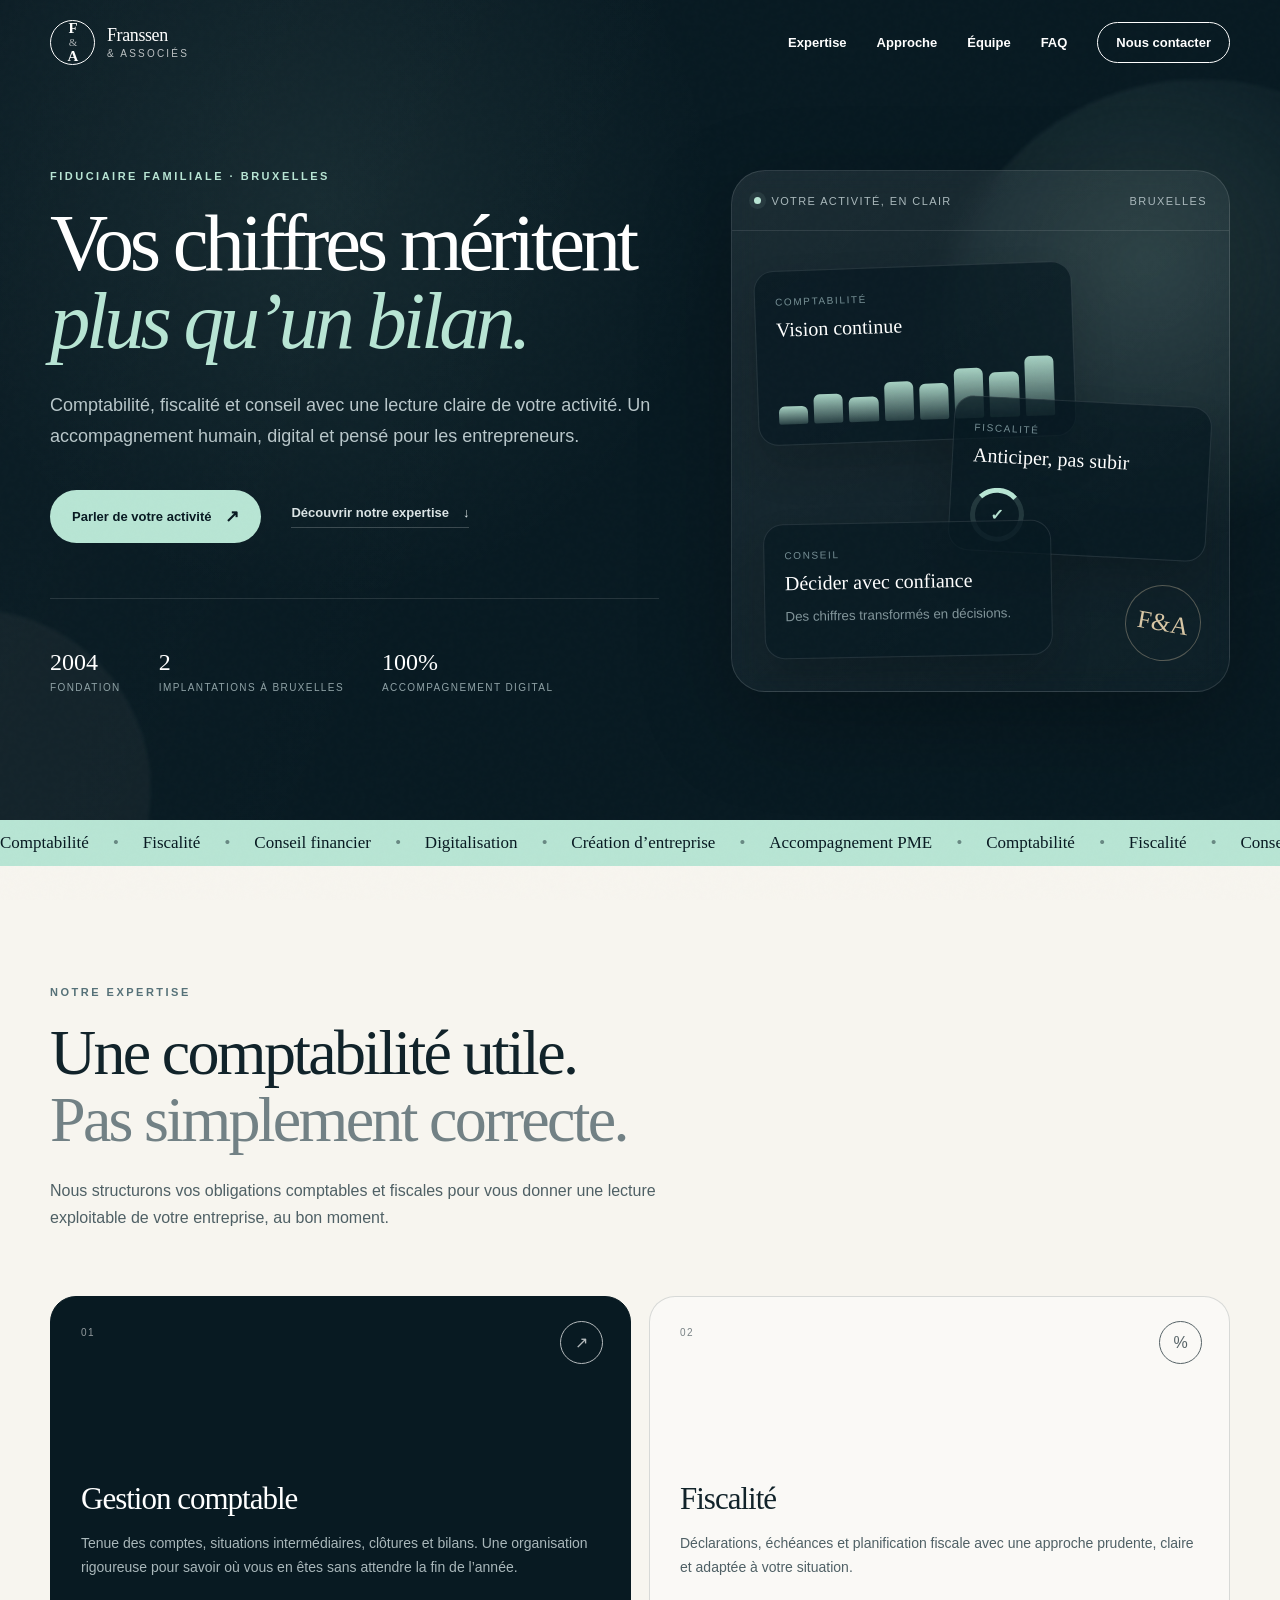
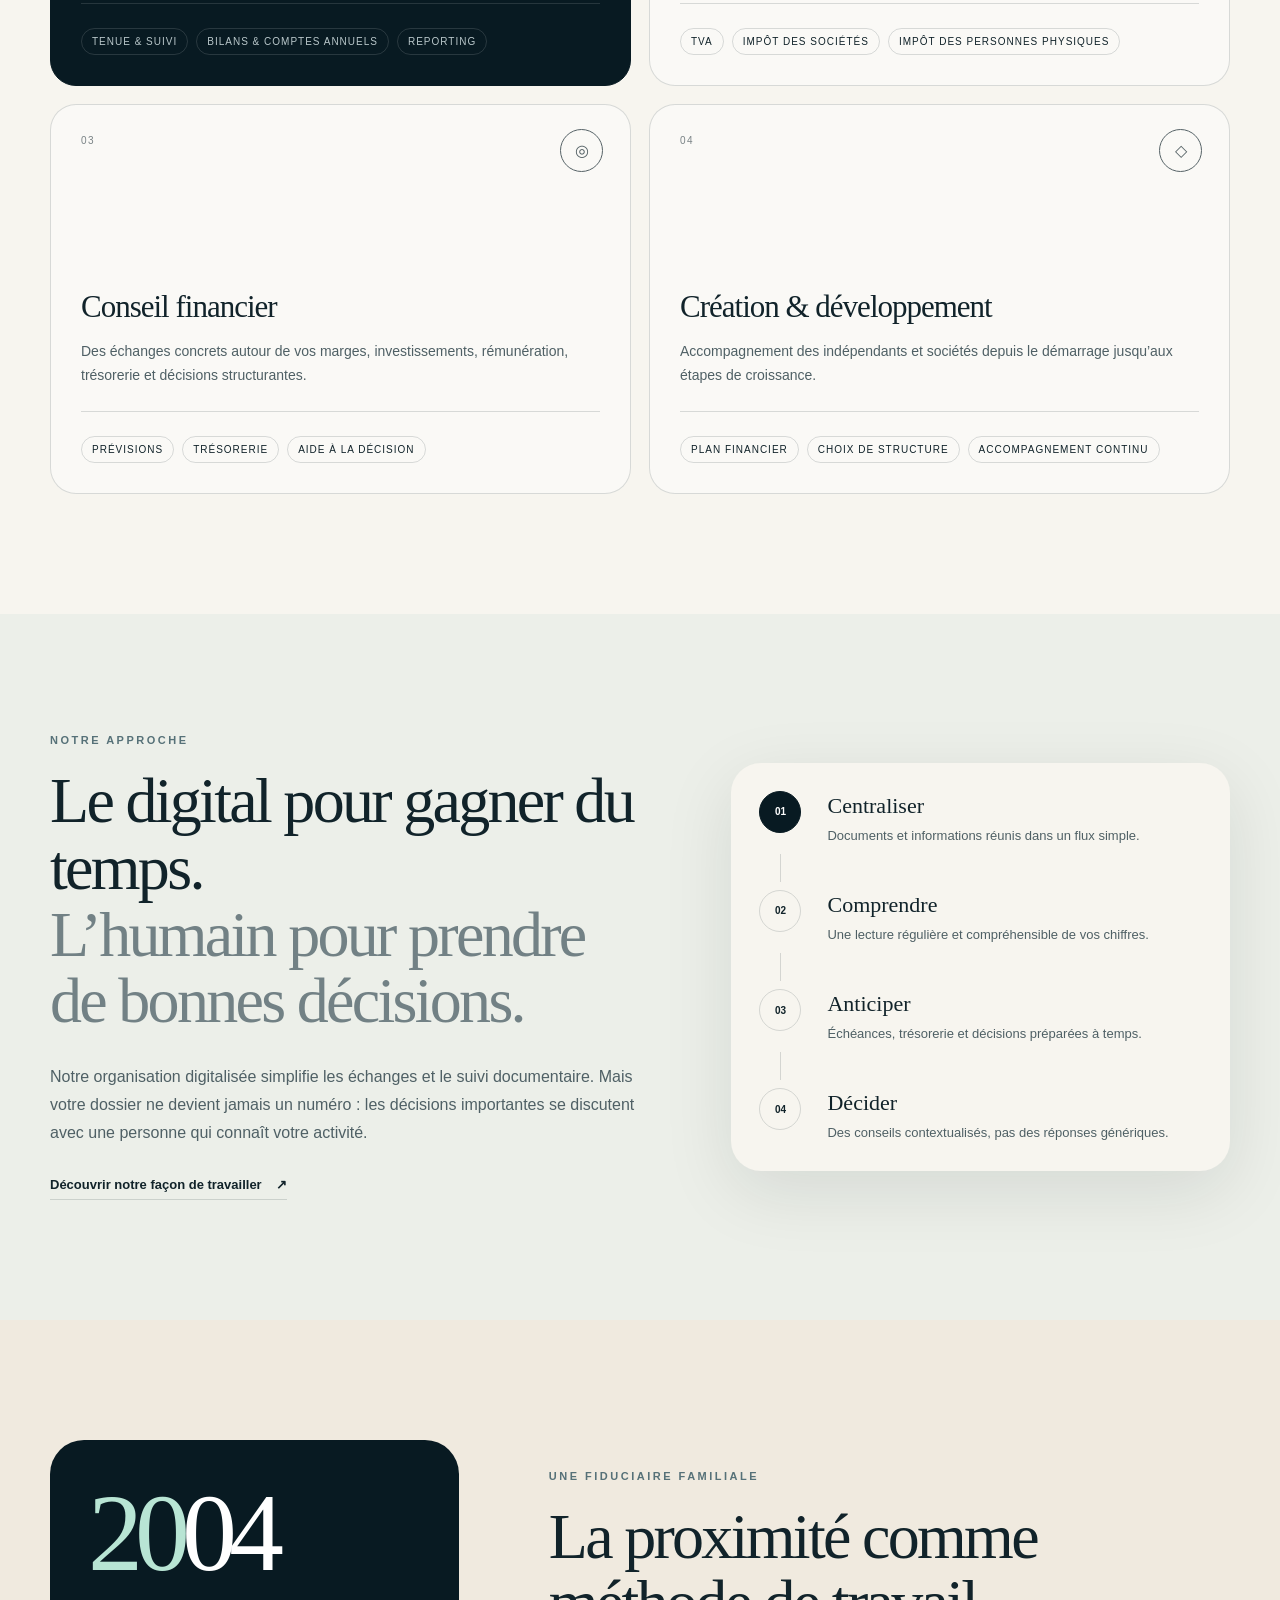
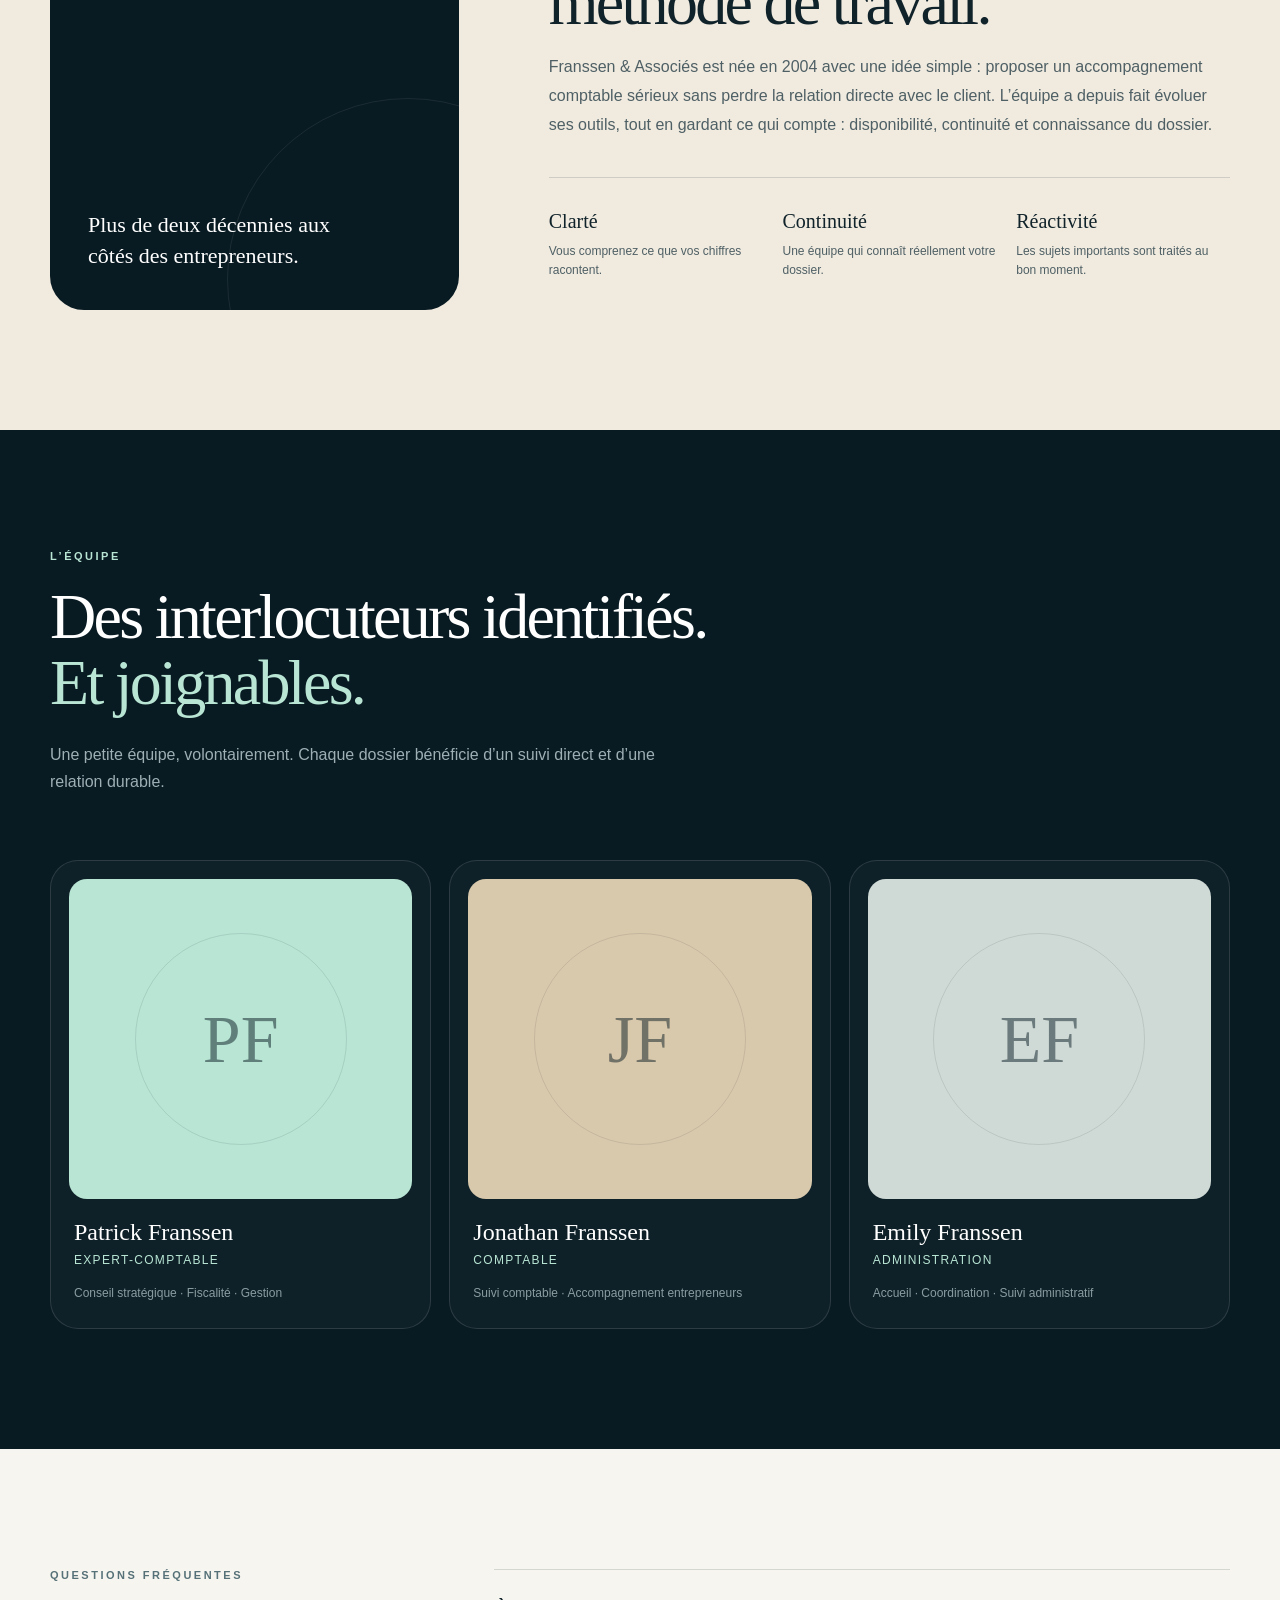
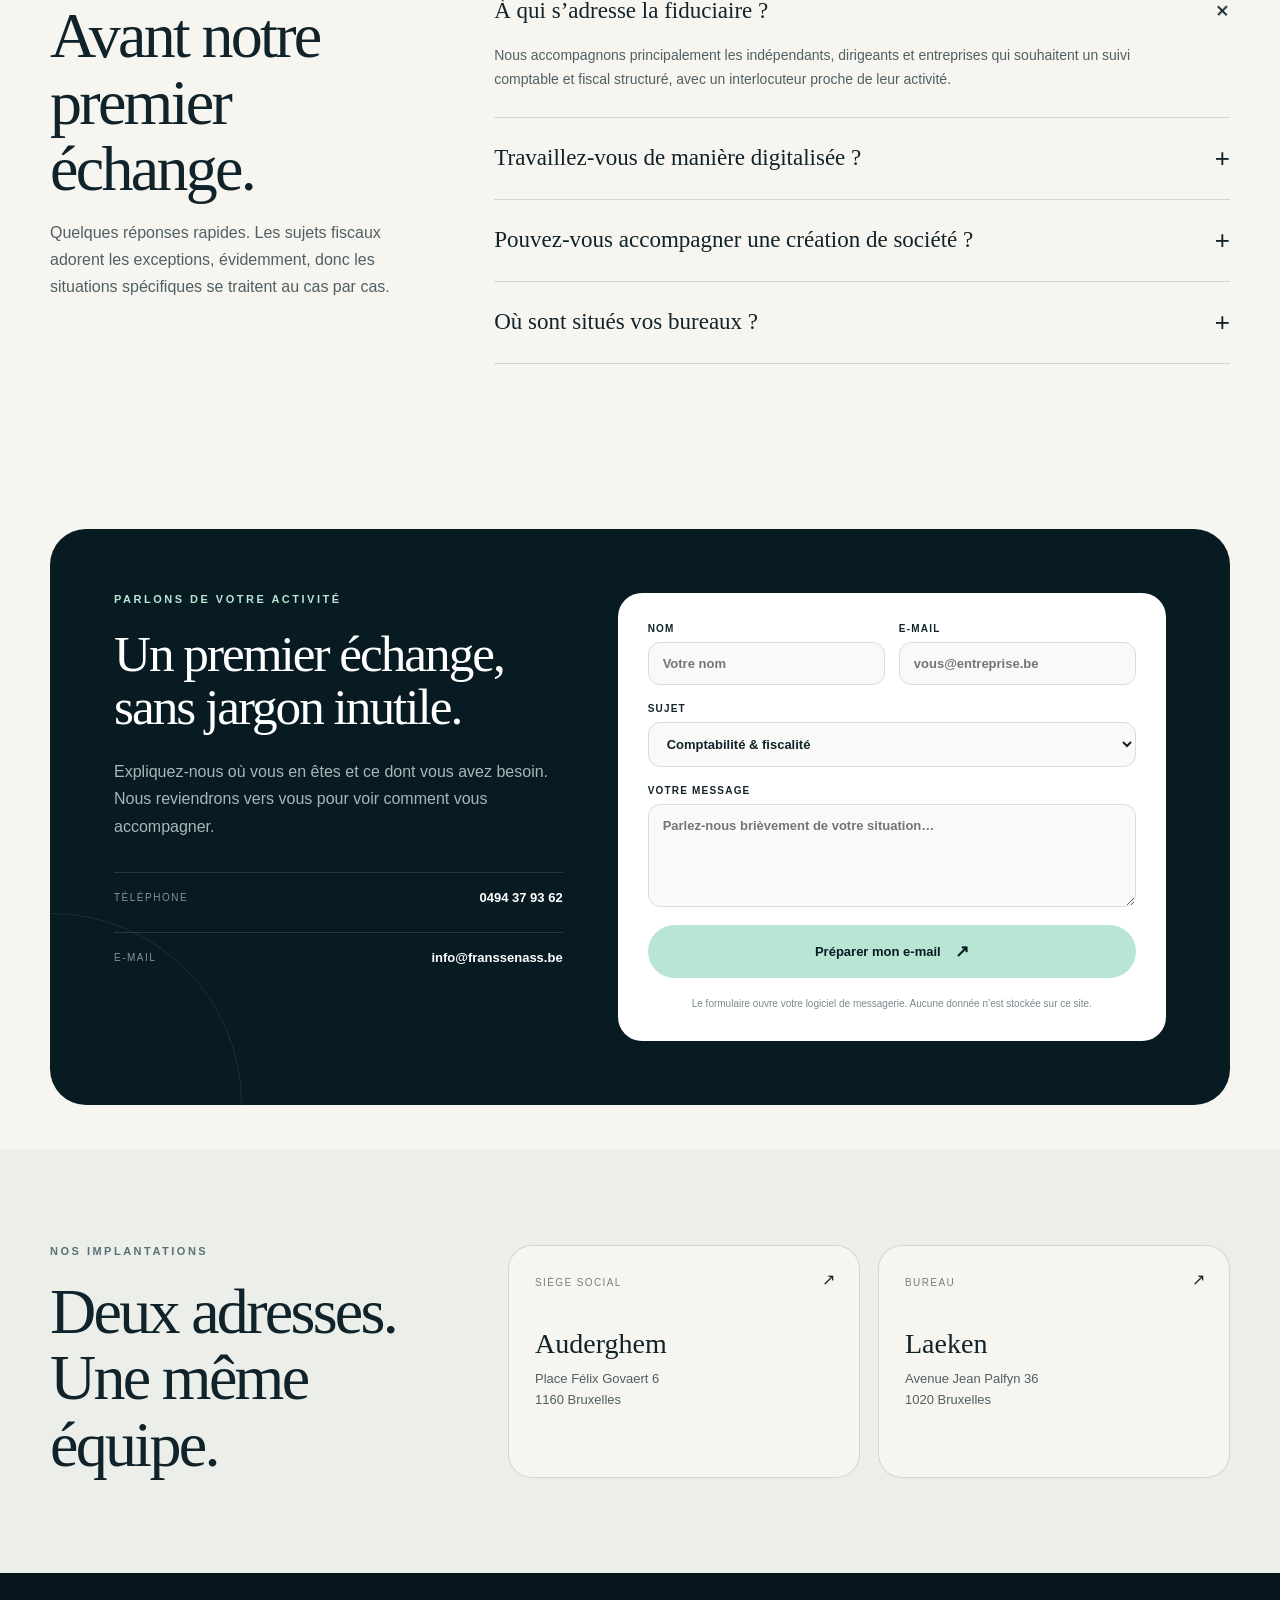
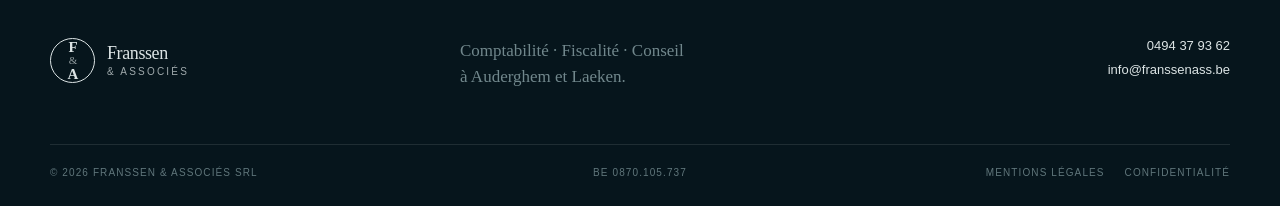
<file: index.html>
<!doctype html>
<html lang="fr">
<head>
  <meta charset="utf-8" />
  <meta name="viewport" content="width=device-width, initial-scale=1" />
  <meta name="description" content="Franssen & Associés, fiduciaire à Bruxelles. Comptabilité, fiscalité, conseil financier et accompagnement digital pour indépendants et entreprises." />
  <meta name="theme-color" content="#0b1f2a" />
  <meta property="og:title" content="Franssen & Associés | Fiduciaire à Bruxelles" />
  <meta property="og:description" content="Une fiduciaire familiale, moderne et proche des entrepreneurs depuis 2004." />
  <meta property="og:type" content="website" />
  <title>Franssen & Associés | Fiduciaire à Bruxelles</title>
  <link rel="icon" href="assets/favicon.svg" type="image/svg+xml" />
  <link rel="stylesheet" href="styles.css" />
</head>
<body>
  <div class="grain" aria-hidden="true"></div>
  <header class="site-header" id="top">
    <div class="container nav-wrap">
      <a class="brand" href="#top" aria-label="Franssen & Associés, accueil">
        <span class="brand-mark">F<span>&</span>A</span>
        <span class="brand-copy"><strong>Franssen</strong><small>& Associés</small></span>
      </a>
      <button class="menu-button" aria-expanded="false" aria-controls="main-nav" aria-label="Ouvrir le menu">
        <span></span><span></span>
      </button>
      <nav class="main-nav" id="main-nav" aria-label="Navigation principale">
        <a href="#expertise">Expertise</a>
        <a href="#approche">Approche</a>
        <a href="#equipe">Équipe</a>
        <a href="#faq">FAQ</a>
        <a class="nav-cta" href="#contact">Nous contacter</a>
      </nav>
    </div>
  </header>

  <main>
    <section class="hero section-dark">
      <div class="hero-orb orb-one"></div>
      <div class="hero-orb orb-two"></div>
      <div class="container hero-grid">
        <div class="hero-copy reveal">
          <p class="eyebrow light">Fiduciaire familiale · Bruxelles</p>
          <h1>Vos chiffres méritent<br><em>plus qu’un bilan.</em></h1>
          <p class="hero-lead">Comptabilité, fiscalité et conseil avec une lecture claire de votre activité. Un accompagnement humain, digital et pensé pour les entrepreneurs.</p>
          <div class="hero-actions">
            <a class="button button-primary" href="#contact">Parler de votre activité <span>↗</span></a>
            <a class="text-link light-link" href="#expertise">Découvrir notre expertise <span>↓</span></a>
          </div>
          <div class="trust-row" aria-label="Points forts">
            <div><strong>2004</strong><span>Fondation</span></div>
            <div><strong>2</strong><span>Implantations à Bruxelles</span></div>
            <div><strong>100%</strong><span>Accompagnement digital</span></div>
          </div>
        </div>
        <div class="hero-panel reveal delay-1" aria-label="Aperçu des services">
          <div class="panel-top">
            <span class="status-dot"></span>
            <span>Votre activité, en clair</span>
            <span class="panel-date">Bruxelles</span>
          </div>
          <div class="panel-visual">
            <div class="mini-card card-a">
              <span>Comptabilité</span>
              <strong>Vision continue</strong>
              <div class="sparkline"><i></i><i></i><i></i><i></i><i></i><i></i><i></i><i></i></div>
            </div>
            <div class="mini-card card-b">
              <span>Fiscalité</span>
              <strong>Anticiper, pas subir</strong>
              <div class="ring"><span>✓</span></div>
            </div>
            <div class="mini-card card-c">
              <span>Conseil</span>
              <strong>Décider avec confiance</strong>
              <small>Des chiffres transformés en décisions.</small>
            </div>
            <div class="panel-stamp">F&A</div>
          </div>
        </div>
      </div>
    </section>

    <section class="ticker" aria-label="Domaines d'expertise">
      <div class="ticker-track">
        <span>Comptabilité</span><i>•</i><span>Fiscalité</span><i>•</i><span>Conseil financier</span><i>•</i><span>Digitalisation</span><i>•</i><span>Création d’entreprise</span><i>•</i><span>Accompagnement PME</span><i>•</i>
        <span>Comptabilité</span><i>•</i><span>Fiscalité</span><i>•</i><span>Conseil financier</span><i>•</i><span>Digitalisation</span><i>•</i><span>Création d’entreprise</span><i>•</i><span>Accompagnement PME</span><i>•</i>
      </div>
    </section>

    <section class="section" id="expertise">
      <div class="container">
        <div class="section-heading reveal">
          <p class="eyebrow">Notre expertise</p>
          <h2>Une comptabilité utile.<br><span>Pas simplement correcte.</span></h2>
          <p>Nous structurons vos obligations comptables et fiscales pour vous donner une lecture exploitable de votre entreprise, au bon moment.</p>
        </div>
        <div class="services-grid">
          <article class="service-card service-featured reveal">
            <div class="service-number">01</div>
            <div class="service-icon">↗</div>
            <h3>Gestion comptable</h3>
            <p>Tenue des comptes, situations intermédiaires, clôtures et bilans. Une organisation rigoureuse pour savoir où vous en êtes sans attendre la fin de l’année.</p>
            <ul><li>Tenue & suivi</li><li>Bilans & comptes annuels</li><li>Reporting</li></ul>
          </article>
          <article class="service-card reveal delay-1">
            <div class="service-number">02</div>
            <div class="service-icon">%</div>
            <h3>Fiscalité</h3>
            <p>Déclarations, échéances et planification fiscale avec une approche prudente, claire et adaptée à votre situation.</p>
            <ul><li>TVA</li><li>Impôt des sociétés</li><li>Impôt des personnes physiques</li></ul>
          </article>
          <article class="service-card reveal delay-2">
            <div class="service-number">03</div>
            <div class="service-icon">◎</div>
            <h3>Conseil financier</h3>
            <p>Des échanges concrets autour de vos marges, investissements, rémunération, trésorerie et décisions structurantes.</p>
            <ul><li>Prévisions</li><li>Trésorerie</li><li>Aide à la décision</li></ul>
          </article>
          <article class="service-card reveal">
            <div class="service-number">04</div>
            <div class="service-icon">◇</div>
            <h3>Création & développement</h3>
            <p>Accompagnement des indépendants et sociétés depuis le démarrage jusqu’aux étapes de croissance.</p>
            <ul><li>Plan financier</li><li>Choix de structure</li><li>Accompagnement continu</li></ul>
          </article>
        </div>
      </div>
    </section>

    <section class="section section-soft" id="approche">
      <div class="container approach-grid">
        <div class="approach-copy reveal">
          <p class="eyebrow">Notre approche</p>
          <h2>Le digital pour gagner du temps.<br><span>L’humain pour prendre de bonnes décisions.</span></h2>
          <p>Notre organisation digitalisée simplifie les échanges et le suivi documentaire. Mais votre dossier ne devient jamais un numéro : les décisions importantes se discutent avec une personne qui connaît votre activité.</p>
          <a class="text-link" href="#contact">Découvrir notre façon de travailler <span>↗</span></a>
        </div>
        <div class="process-card reveal delay-1">
          <div class="process-item active"><span>01</span><div><strong>Centraliser</strong><p>Documents et informations réunis dans un flux simple.</p></div></div>
          <div class="process-line"></div>
          <div class="process-item"><span>02</span><div><strong>Comprendre</strong><p>Une lecture régulière et compréhensible de vos chiffres.</p></div></div>
          <div class="process-line"></div>
          <div class="process-item"><span>03</span><div><strong>Anticiper</strong><p>Échéances, trésorerie et décisions préparées à temps.</p></div></div>
          <div class="process-line"></div>
          <div class="process-item"><span>04</span><div><strong>Décider</strong><p>Des conseils contextualisés, pas des réponses génériques.</p></div></div>
        </div>
      </div>
    </section>

    <section class="section story-section">
      <div class="container story-grid">
        <div class="story-card reveal">
          <div class="story-year">20<span>04</span></div>
          <p>Plus de deux décennies aux côtés des entrepreneurs.</p>
        </div>
        <div class="story-copy reveal delay-1">
          <p class="eyebrow">Une fiduciaire familiale</p>
          <h2>La proximité comme méthode de travail.</h2>
          <p>Franssen & Associés est née en 2004 avec une idée simple : proposer un accompagnement comptable sérieux sans perdre la relation directe avec le client. L’équipe a depuis fait évoluer ses outils, tout en gardant ce qui compte : disponibilité, continuité et connaissance du dossier.</p>
          <div class="values-row">
            <div><strong>Clarté</strong><span>Vous comprenez ce que vos chiffres racontent.</span></div>
            <div><strong>Continuité</strong><span>Une équipe qui connaît réellement votre dossier.</span></div>
            <div><strong>Réactivité</strong><span>Les sujets importants sont traités au bon moment.</span></div>
          </div>
        </div>
      </div>
    </section>

    <section class="section section-dark team-section" id="equipe">
      <div class="container">
        <div class="section-heading light-heading reveal">
          <p class="eyebrow light">L’équipe</p>
          <h2>Des interlocuteurs identifiés.<br><span>Et joignables.</span></h2>
          <p>Une petite équipe, volontairement. Chaque dossier bénéficie d’un suivi direct et d’une relation durable.</p>
        </div>
        <div class="team-grid">
          <article class="person-card reveal">
            <div class="portrait initials-p">PF</div>
            <div class="person-info"><h3>Patrick Franssen</h3><p>Expert-comptable</p><span>Conseil stratégique · Fiscalité · Gestion</span></div>
          </article>
          <article class="person-card reveal delay-1">
            <div class="portrait initials-j">JF</div>
            <div class="person-info"><h3>Jonathan Franssen</h3><p>Comptable</p><span>Suivi comptable · Accompagnement entrepreneurs</span></div>
          </article>
          <article class="person-card reveal delay-2">
            <div class="portrait initials-e">EF</div>
            <div class="person-info"><h3>Emily Franssen</h3><p>Administration</p><span>Accueil · Coordination · Suivi administratif</span></div>
          </article>
        </div>
      </div>
    </section>

    <section class="section" id="faq">
      <div class="container faq-grid">
        <div class="faq-intro reveal">
          <p class="eyebrow">Questions fréquentes</p>
          <h2>Avant notre premier échange.</h2>
          <p>Quelques réponses rapides. Les sujets fiscaux adorent les exceptions, évidemment, donc les situations spécifiques se traitent au cas par cas.</p>
        </div>
        <div class="faq-list reveal delay-1">
          <details open><summary>À qui s’adresse la fiduciaire ? <span>+</span></summary><p>Nous accompagnons principalement les indépendants, dirigeants et entreprises qui souhaitent un suivi comptable et fiscal structuré, avec un interlocuteur proche de leur activité.</p></details>
          <details><summary>Travaillez-vous de manière digitalisée ? <span>+</span></summary><p>Oui. La gestion documentaire et une partie importante des échanges peuvent être digitalisées afin de réduire les tâches répétitives et d’accélérer le traitement.</p></details>
          <details><summary>Pouvez-vous accompagner une création de société ? <span>+</span></summary><p>Oui. Nous pouvons vous accompagner dans la préparation financière et comptable de votre projet, puis assurer le suivi après le démarrage.</p></details>
          <details><summary>Où sont situés vos bureaux ? <span>+</span></summary><p>Le siège se trouve à Auderghem, Place Félix Govaert 6. Un bureau est également situé Avenue Jean Palfyn 36 à Laeken.</p></details>
        </div>
      </div>
    </section>

    <section class="contact-section" id="contact">
      <div class="container contact-shell reveal">
        <div class="contact-copy">
          <p class="eyebrow light">Parlons de votre activité</p>
          <h2>Un premier échange,<br>sans jargon inutile.</h2>
          <p>Expliquez-nous où vous en êtes et ce dont vous avez besoin. Nous reviendrons vers vous pour voir comment vous accompagner.</p>
          <div class="contact-links">
            <a href="tel:+32494379362"><span>Téléphone</span><strong>0494 37 93 62</strong></a>
            <a href="mailto:info@franssenass.be"><span>E-mail</span><strong>info@franssenass.be</strong></a>
          </div>
        </div>
        <div class="contact-card">
          <form id="contact-form">
            <div class="field-row">
              <label>Nom<input type="text" name="name" autocomplete="name" required placeholder="Votre nom" /></label>
              <label>E-mail<input type="email" name="email" autocomplete="email" required placeholder="vous@entreprise.be" /></label>
            </div>
            <label>Sujet<select name="subject"><option>Comptabilité & fiscalité</option><option>Création d’entreprise</option><option>Conseil financier</option><option>Changer de comptable</option><option>Autre demande</option></select></label>
            <label>Votre message<textarea name="message" rows="5" required placeholder="Parlez-nous brièvement de votre situation…"></textarea></label>
            <button class="button button-primary button-full" type="submit">Préparer mon e-mail <span>↗</span></button>
            <p class="form-note">Le formulaire ouvre votre logiciel de messagerie. Aucune donnée n’est stockée sur ce site.</p>
          </form>
        </div>
      </div>
    </section>

    <section class="locations section-soft">
      <div class="container locations-grid">
        <div class="location-title reveal"><p class="eyebrow">Nos implantations</p><h2>Deux adresses.<br>Une même équipe.</h2></div>
        <a class="location-card reveal delay-1" href="https://www.google.com/maps/search/?api=1&query=Place+Felix+Govaert+6+1160+Auderghem" target="_blank" rel="noopener"><span>Siège social</span><h3>Auderghem</h3><p>Place Félix Govaert 6<br>1160 Bruxelles</p><i>↗</i></a>
        <a class="location-card reveal delay-2" href="https://www.google.com/maps/search/?api=1&query=Avenue+Jean+Palfyn+36+1020+Bruxelles" target="_blank" rel="noopener"><span>Bureau</span><h3>Laeken</h3><p>Avenue Jean Palfyn 36<br>1020 Bruxelles</p><i>↗</i></a>
      </div>
    </section>
  </main>

  <footer class="footer">
    <div class="container footer-top">
      <a class="brand footer-brand" href="#top"><span class="brand-mark">F<span>&</span>A</span><span class="brand-copy"><strong>Franssen</strong><small>& Associés</small></span></a>
      <p>Comptabilité · Fiscalité · Conseil<br>à Auderghem et Laeken.</p>
      <div class="footer-contact"><a href="tel:+32494379362">0494 37 93 62</a><a href="mailto:info@franssenass.be">info@franssenass.be</a></div>
    </div>
    <div class="container footer-bottom">
      <span>© <span id="year"></span> Franssen & Associés SRL</span>
      <span>BE 0870.105.737</span>
      <div><a href="mentions-legales.html">Mentions légales</a><a href="confidentialite.html">Confidentialité</a></div>
    </div>
  </footer>

  <script src="script.js"></script>
</body>
</html>
</file>
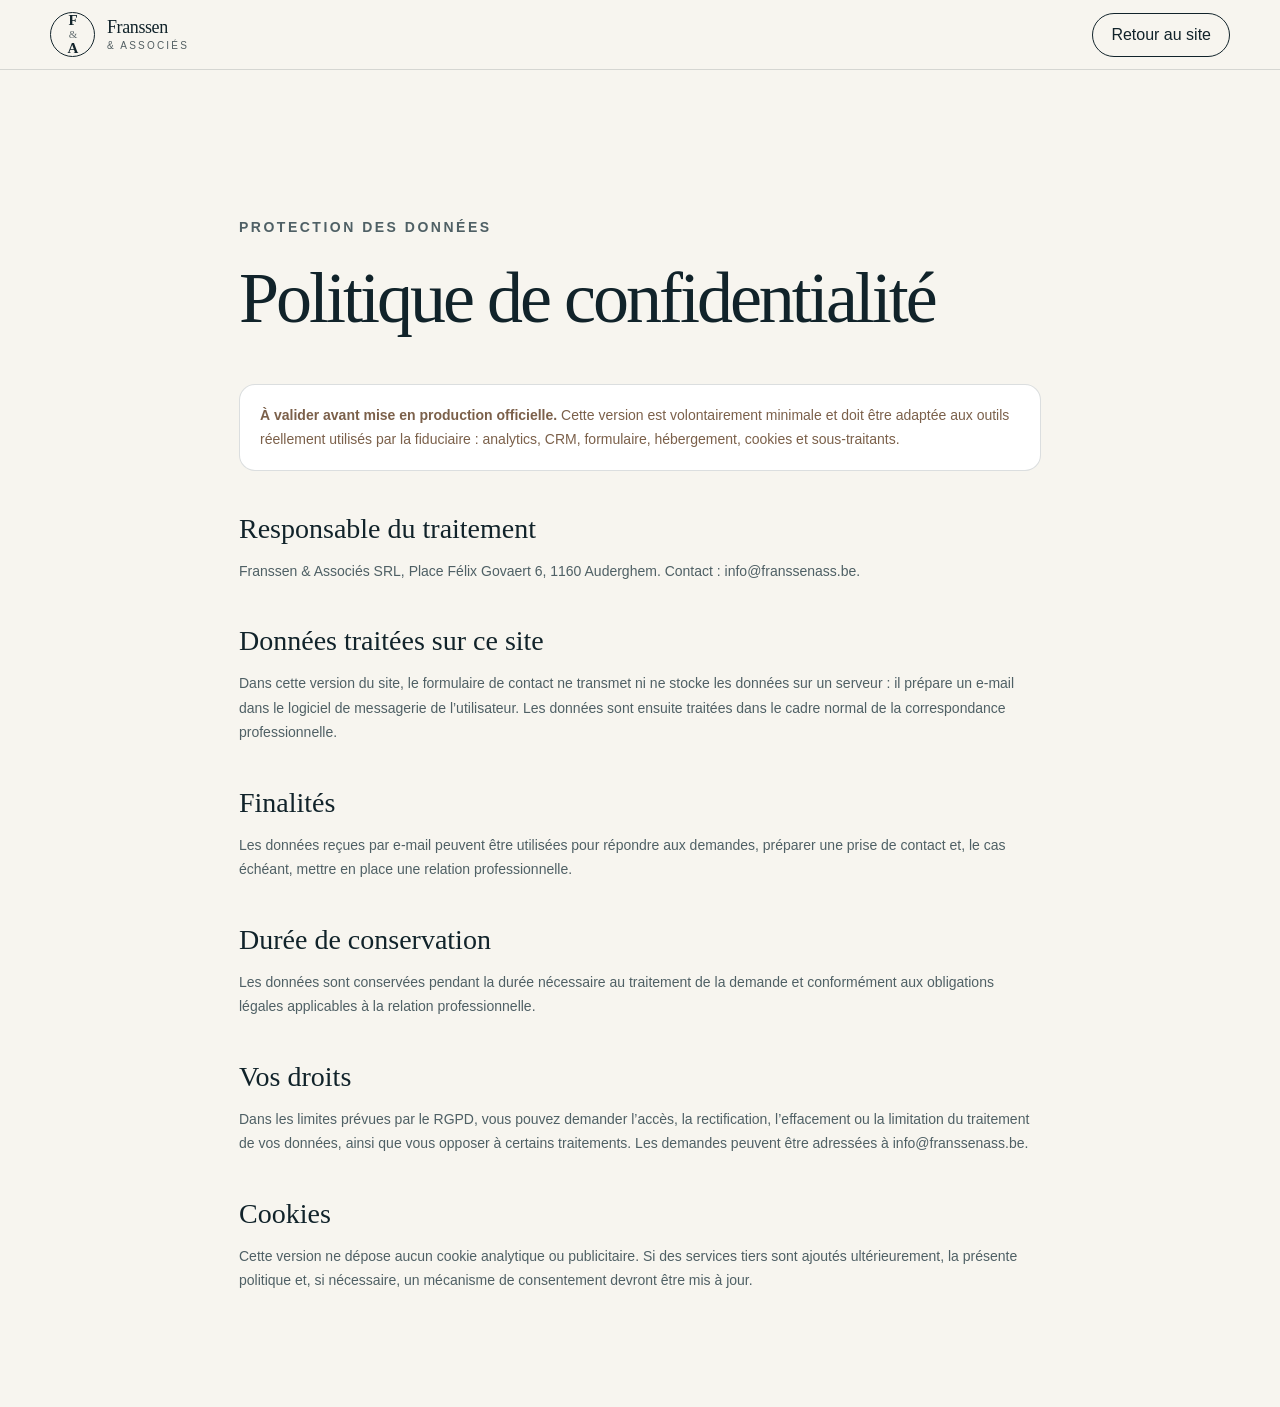
<file: confidentialite.html>
<!doctype html><html lang="fr"><head><meta charset="utf-8"><meta name="viewport" content="width=device-width,initial-scale=1"><meta name="description" content="Politique de confidentialité de Franssen & Associés SRL"><title>Confidentialité | Franssen & Associés</title><link rel="icon" href="assets/favicon.svg" type="image/svg+xml"><link rel="stylesheet" href="styles.css"></head><body class="legal-page"><header class="site-header scrolled legal-header"><div class="container nav-wrap"><a class="brand" href="index.html"><span class="brand-mark">F<span>&</span>A</span><span class="brand-copy"><strong>Franssen</strong><small>& Associés</small></span></a><a class="nav-cta" href="index.html">Retour au site</a></div></header><main class="legal-main"><p class="eyebrow">Protection des données</p><h1>Politique de confidentialité</h1><p class="notice"><strong>À valider avant mise en production officielle.</strong> Cette version est volontairement minimale et doit être adaptée aux outils réellement utilisés par la fiduciaire : analytics, CRM, formulaire, hébergement, cookies et sous-traitants.</p><h2>Responsable du traitement</h2><p>Franssen & Associés SRL, Place Félix Govaert 6, 1160 Auderghem. Contact : info@franssenass.be.</p><h2>Données traitées sur ce site</h2><p>Dans cette version du site, le formulaire de contact ne transmet ni ne stocke les données sur un serveur : il prépare un e-mail dans le logiciel de messagerie de l’utilisateur. Les données sont ensuite traitées dans le cadre normal de la correspondance professionnelle.</p><h2>Finalités</h2><p>Les données reçues par e-mail peuvent être utilisées pour répondre aux demandes, préparer une prise de contact et, le cas échéant, mettre en place une relation professionnelle.</p><h2>Durée de conservation</h2><p>Les données sont conservées pendant la durée nécessaire au traitement de la demande et conformément aux obligations légales applicables à la relation professionnelle.</p><h2>Vos droits</h2><p>Dans les limites prévues par le RGPD, vous pouvez demander l’accès, la rectification, l’effacement ou la limitation du traitement de vos données, ainsi que vous opposer à certains traitements. Les demandes peuvent être adressées à info@franssenass.be.</p><h2>Cookies</h2><p>Cette version ne dépose aucun cookie analytique ou publicitaire. Si des services tiers sont ajoutés ultérieurement, la présente politique et, si nécessaire, un mécanisme de consentement devront être mis à jour.</p></main></body></html>
</file>
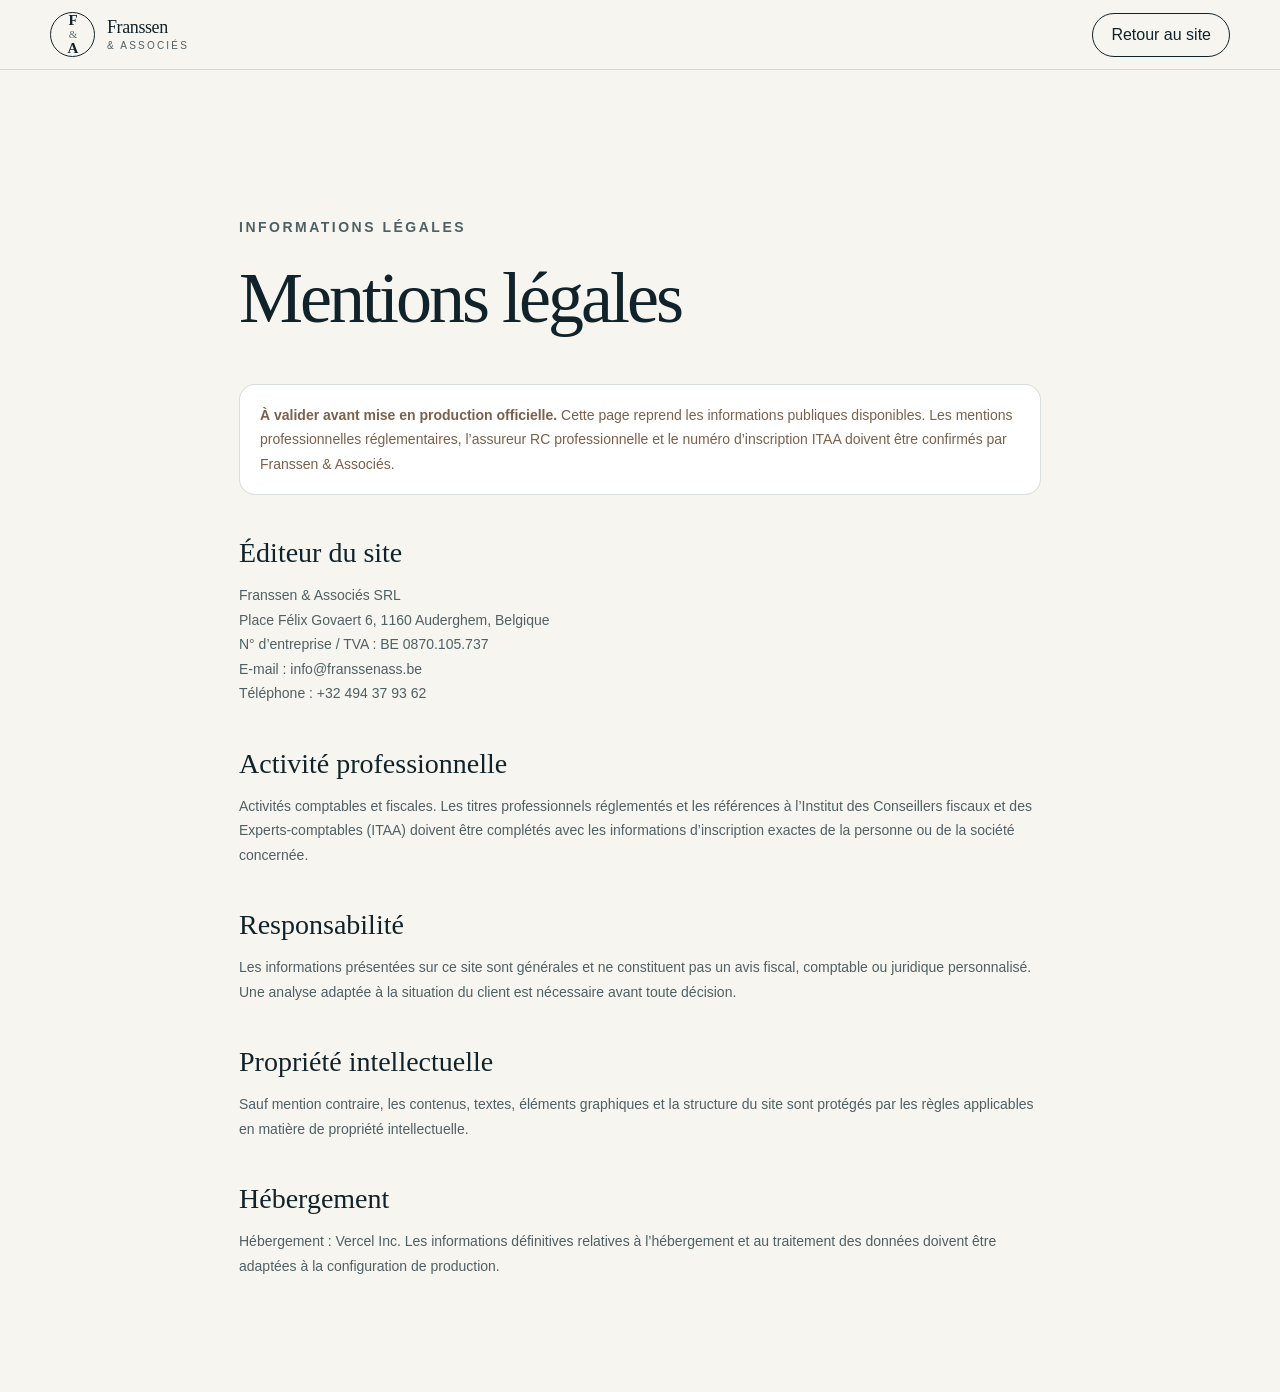
<file: mentions-legales.html>
<!doctype html><html lang="fr"><head><meta charset="utf-8"><meta name="viewport" content="width=device-width,initial-scale=1"><meta name="description" content="Mentions légales de Franssen & Associés SRL"><title>Mentions légales | Franssen & Associés</title><link rel="icon" href="assets/favicon.svg" type="image/svg+xml"><link rel="stylesheet" href="styles.css"></head><body class="legal-page"><header class="site-header scrolled legal-header"><div class="container nav-wrap"><a class="brand" href="index.html"><span class="brand-mark">F<span>&</span>A</span><span class="brand-copy"><strong>Franssen</strong><small>& Associés</small></span></a><a class="nav-cta" href="index.html">Retour au site</a></div></header><main class="legal-main"><p class="eyebrow">Informations légales</p><h1>Mentions légales</h1><p class="notice"><strong>À valider avant mise en production officielle.</strong> Cette page reprend les informations publiques disponibles. Les mentions professionnelles réglementaires, l’assureur RC professionnelle et le numéro d’inscription ITAA doivent être confirmés par Franssen & Associés.</p><h2>Éditeur du site</h2><p>Franssen & Associés SRL<br>Place Félix Govaert 6, 1160 Auderghem, Belgique<br>N° d’entreprise / TVA : BE 0870.105.737<br>E-mail : info@franssenass.be<br>Téléphone : +32 494 37 93 62</p><h2>Activité professionnelle</h2><p>Activités comptables et fiscales. Les titres professionnels réglementés et les références à l’Institut des Conseillers fiscaux et des Experts-comptables (ITAA) doivent être complétés avec les informations d’inscription exactes de la personne ou de la société concernée.</p><h2>Responsabilité</h2><p>Les informations présentées sur ce site sont générales et ne constituent pas un avis fiscal, comptable ou juridique personnalisé. Une analyse adaptée à la situation du client est nécessaire avant toute décision.</p><h2>Propriété intellectuelle</h2><p>Sauf mention contraire, les contenus, textes, éléments graphiques et la structure du site sont protégés par les règles applicables en matière de propriété intellectuelle.</p><h2>Hébergement</h2><p>Hébergement : Vercel Inc. Les informations définitives relatives à l’hébergement et au traitement des données doivent être adaptées à la configuration de production.</p></main></body></html>
</file>
<file: styles.css>
:root{--ink:#11232a;--ink-soft:#4f6065;--paper:#f7f5ef;--paper-2:#ecefe9;--dark:#081a22;--dark-2:#102c34;--line:rgba(17,35,42,.15);--mint:#b8e5d4;--mint-bright:#d8f6e8;--sand:#d8c7a5;--white:#fff;--radius:26px;--shadow:0 20px 70px rgba(7,25,32,.10)}*{box-sizing:border-box}html{scroll-behavior:smooth}body{margin:0;font-family:Inter,ui-sans-serif,-apple-system,BlinkMacSystemFont,"Segoe UI",sans-serif;color:var(--ink);background:var(--paper);-webkit-font-smoothing:antialiased}a{color:inherit;text-decoration:none}button,input,textarea,select{font:inherit}button{cursor:pointer}.container{width:min(1180px,calc(100% - 48px));margin:0 auto}.grain{position:fixed;inset:0;opacity:.045;pointer-events:none;z-index:99;background-image:url("data:image/svg+xml,%3Csvg viewBox='0 0 180 180' xmlns='http://www.w3.org/2000/svg'%3E%3Cfilter id='n'%3E%3CfeTurbulence type='fractalNoise' baseFrequency='.9' numOctaves='4' stitchTiles='stitch'/%3E%3C/filter%3E%3Crect width='100%25' height='100%25' filter='url(%23n)' opacity='.35'/%3E%3C/svg%3E")}.site-header{position:fixed;top:0;left:0;width:100%;z-index:50;padding:20px 0;transition:.3s ease;color:white}.site-header.scrolled{background:rgba(247,245,239,.86);backdrop-filter:blur(20px);border-bottom:1px solid var(--line);color:var(--ink);padding:12px 0}.nav-wrap{display:flex;align-items:center;justify-content:space-between}.brand{display:inline-flex;align-items:center;gap:12px}.brand-mark{width:45px;height:45px;border:1px solid currentColor;border-radius:50%;display:grid;place-items:center;font:700 15px/1 Georgia,serif;letter-spacing:-1px}.brand-mark span{font-weight:400;font-size:11px;opacity:.65;padding:0 1px}.brand-copy{display:flex;flex-direction:column;line-height:1}.brand-copy strong{font-family:Georgia,"Times New Roman",serif;font-size:18px;font-weight:500;letter-spacing:-.4px}.brand-copy small{margin-top:5px;font-size:10px;text-transform:uppercase;letter-spacing:2.2px;opacity:.72}.main-nav{display:flex;align-items:center;gap:30px;font-size:13px;font-weight:600}.main-nav>a:not(.nav-cta){position:relative}.main-nav>a:not(.nav-cta)::after{content:"";position:absolute;left:0;right:100%;bottom:-7px;height:1px;background:currentColor;transition:.25s ease}.main-nav>a:not(.nav-cta):hover::after{right:0}.nav-cta{padding:12px 18px;border:1px solid currentColor;border-radius:999px}.menu-button{display:none;background:none;border:0;width:40px;height:40px;padding:10px}.menu-button span{display:block;height:1px;background:currentColor;margin:6px 0}.section-dark{background:var(--dark);color:white}.hero{min-height:820px;padding:170px 0 90px;position:relative;overflow:hidden}.hero::before{content:"";position:absolute;inset:0;background:linear-gradient(115deg,rgba(255,255,255,.02),transparent 45%),radial-gradient(circle at 25% 25%,rgba(184,229,212,.08),transparent 35%)}.hero-orb{position:absolute;border-radius:50%;filter:blur(2px);border:1px solid rgba(255,255,255,.06)}.orb-one{width:520px;height:520px;right:-180px;top:80px;background:radial-gradient(circle at 40% 35%,rgba(184,229,212,.15),transparent 62%)}.orb-two{width:360px;height:360px;left:-210px;bottom:-150px;background:rgba(216,199,165,.05)}.hero-grid{display:grid;grid-template-columns:1.1fr .9fr;gap:72px;align-items:center;position:relative;z-index:2}.eyebrow{margin:0 0 22px;text-transform:uppercase;letter-spacing:2.5px;font-size:11px;font-weight:800;color:#567178}.eyebrow.light{color:var(--mint)}.hero h1{margin:0;font-family:Georgia,"Times New Roman",serif;font-size:clamp(58px,6.3vw,90px);font-weight:400;line-height:.97;letter-spacing:-4.2px}.hero h1 em{font-weight:400;color:var(--mint)}.hero-lead{max-width:650px;margin:30px 0 0;color:#b9c7ca;font-size:18px;line-height:1.7}.hero-actions{display:flex;align-items:center;gap:30px;margin-top:38px}.button{display:inline-flex;align-items:center;justify-content:center;gap:14px;border-radius:999px;border:0;padding:16px 22px;font-size:13px;font-weight:800;transition:.25s ease}.button span{font-size:17px;transition:.25s ease}.button:hover span{transform:translate(3px,-3px)}.button-primary{background:var(--mint);color:var(--dark)}.button-primary:hover{background:var(--mint-bright);transform:translateY(-2px)}.text-link{display:inline-flex;align-items:center;gap:14px;font-size:13px;font-weight:800;border-bottom:1px solid var(--line);padding-bottom:7px}.light-link{color:#dbe4e5;border-color:rgba(255,255,255,.2)}.trust-row{display:flex;gap:38px;padding-top:50px;margin-top:55px;border-top:1px solid rgba(255,255,255,.12)}.trust-row div{display:flex;flex-direction:column;gap:6px}.trust-row strong{font-family:Georgia,serif;font-size:24px;font-weight:400}.trust-row span{font-size:10px;text-transform:uppercase;letter-spacing:1.4px;color:#8fa2a6}.hero-panel{min-height:520px;border:1px solid rgba(255,255,255,.12);border-radius:34px;background:linear-gradient(145deg,rgba(255,255,255,.08),rgba(255,255,255,.025));backdrop-filter:blur(12px);box-shadow:0 30px 90px rgba(0,0,0,.25);overflow:hidden}.panel-top{height:60px;display:flex;align-items:center;gap:10px;padding:0 22px;border-bottom:1px solid rgba(255,255,255,.1);color:#aab9bc;font-size:11px;text-transform:uppercase;letter-spacing:1.4px}.status-dot{width:7px;height:7px;background:var(--mint);border-radius:50%;box-shadow:0 0 0 5px rgba(184,229,212,.08)}.panel-date{margin-left:auto}.panel-visual{position:relative;height:460px;padding:24px}.mini-card{position:absolute;border:1px solid rgba(255,255,255,.1);background:rgba(8,26,34,.72);border-radius:20px;padding:20px;box-shadow:0 22px 40px rgba(0,0,0,.16)}.mini-card>span{color:#779096;font-size:10px;text-transform:uppercase;letter-spacing:1.6px}.mini-card strong{display:block;margin-top:9px;font-family:Georgia,serif;font-size:20px;font-weight:400}.card-a{left:24px;top:35px;width:64%;height:175px;transform:rotate(-2deg)}.card-b{right:20px;top:170px;width:52%;height:155px;transform:rotate(3deg)}.card-c{left:32px;bottom:34px;width:58%;height:135px;transform:rotate(-1deg)}.card-c small{display:block;color:#82969b;margin-top:12px;line-height:1.5}.sparkline{height:65px;display:flex;gap:6px;align-items:flex-end;margin-top:18px}.sparkline i{width:11%;background:linear-gradient(var(--mint),rgba(184,229,212,.2));border-radius:6px 6px 2px 2px;opacity:.9}.sparkline i:nth-child(1){height:28%}.sparkline i:nth-child(2){height:45%}.sparkline i:nth-child(3){height:38%}.sparkline i:nth-child(4){height:60%}.sparkline i:nth-child(5){height:55%}.sparkline i:nth-child(6){height:77%}.sparkline i:nth-child(7){height:70%}.sparkline i:nth-child(8){height:92%}.ring{margin-top:20px;width:54px;height:54px;border-radius:50%;border:5px solid rgba(184,229,212,.15);border-top-color:var(--mint);display:grid;place-items:center;color:var(--mint);font-weight:800}.panel-stamp{position:absolute;right:28px;bottom:30px;width:76px;height:76px;border-radius:50%;border:1px solid rgba(216,199,165,.35);display:grid;place-items:center;font:400 25px Georgia,serif;color:var(--sand);transform:rotate(10deg)}.ticker{overflow:hidden;background:var(--mint);color:var(--dark);padding:13px 0}.ticker-track{width:max-content;display:flex;align-items:center;gap:24px;font-family:Georgia,serif;font-size:17px;animation:ticker 35s linear infinite}.ticker-track span{white-space:nowrap}.ticker-track i{opacity:.45}@keyframes ticker{to{transform:translateX(-50%)}}.section{padding:120px 0}.section-soft{background:var(--paper-2)}.section-heading{max-width:760px;margin-bottom:65px}.section-heading h2,.approach-copy h2,.story-copy h2,.faq-intro h2,.location-title h2{margin:0;font-family:Georgia,serif;font-size:clamp(42px,5vw,66px);line-height:1.04;font-weight:400;letter-spacing:-2.7px}.section-heading h2 span,.approach-copy h2 span{color:#728185}.section-heading>p:last-child{max-width:610px;margin:24px 0 0;font-size:16px;line-height:1.7;color:var(--ink-soft)}.services-grid{display:grid;grid-template-columns:repeat(2,1fr);gap:18px}.service-card{min-height:390px;border:1px solid var(--line);border-radius:var(--radius);padding:30px;display:flex;flex-direction:column;position:relative;background:rgba(255,255,255,.42);transition:.35s ease}.service-card:hover{transform:translateY(-6px);box-shadow:var(--shadow);border-color:rgba(17,35,42,.25)}.service-featured{background:var(--dark);color:white;border-color:var(--dark)}.service-number{font-size:10px;letter-spacing:1.5px;opacity:.55}.service-icon{position:absolute;top:24px;right:27px;width:43px;height:43px;border-radius:50%;border:1px solid currentColor;display:grid;place-items:center;font-size:16px;opacity:.7}.service-card h3{margin:auto 0 15px;font-family:Georgia,serif;font-size:31px;font-weight:400;letter-spacing:-1px}.service-card p{margin:0;max-width:520px;color:var(--ink-soft);line-height:1.7;font-size:14px}.service-featured p{color:#a9b7ba}.service-card ul{display:flex;flex-wrap:wrap;gap:8px;list-style:none;padding:24px 0 0;margin:24px 0 0;border-top:1px solid var(--line)}.service-featured ul{border-color:rgba(255,255,255,.12)}.service-card li{border:1px solid var(--line);padding:7px 10px;border-radius:999px;font-size:10px;text-transform:uppercase;letter-spacing:1px}.service-featured li{border-color:rgba(255,255,255,.13);color:#b9c7ca}.approach-grid{display:grid;grid-template-columns:1fr .85fr;gap:95px;align-items:center}.approach-copy>p:not(.eyebrow){color:var(--ink-soft);line-height:1.75;max-width:630px;margin:28px 0}.process-card{background:var(--paper);border-radius:30px;padding:28px;box-shadow:var(--shadow)}.process-item{display:grid;grid-template-columns:50px 1fr;gap:18px;align-items:start}.process-item>span{width:42px;height:42px;border-radius:50%;border:1px solid var(--line);display:grid;place-items:center;font-size:10px;font-weight:800}.process-item.active>span{background:var(--dark);color:white;border-color:var(--dark)}.process-item strong{display:block;font-family:Georgia,serif;font-size:22px;font-weight:400;margin:2px 0 7px}.process-item p{margin:0;color:var(--ink-soft);font-size:13px;line-height:1.55}.process-line{width:1px;height:28px;background:var(--line);margin:8px 0 8px 21px}.story-section{background:#f0eadf}.story-grid{display:grid;grid-template-columns:.75fr 1.25fr;gap:90px;align-items:center}.story-card{min-height:470px;border-radius:34px;padding:38px;background:var(--dark);color:white;display:flex;flex-direction:column;justify-content:space-between;position:relative;overflow:hidden}.story-card::after{content:"";position:absolute;width:360px;height:360px;border:1px solid rgba(255,255,255,.08);border-radius:50%;right:-130px;bottom:-150px}.story-year{font:400 110px/1 Georgia,serif;letter-spacing:-8px;color:var(--mint)}.story-year span{color:white}.story-card p{font:400 22px/1.4 Georgia,serif;max-width:280px;margin:0}.story-copy>p:not(.eyebrow){color:var(--ink-soft);line-height:1.8;font-size:16px}.values-row{display:grid;grid-template-columns:repeat(3,1fr);gap:20px;margin-top:38px;padding-top:32px;border-top:1px solid var(--line)}.values-row strong{display:block;font-family:Georgia,serif;font-size:20px;font-weight:400;margin-bottom:8px}.values-row span{font-size:12px;line-height:1.5;color:var(--ink-soft)}.light-heading h2 span{color:var(--mint)}.light-heading>p:last-child{color:#9eb0b4}.team-grid{display:grid;grid-template-columns:repeat(3,1fr);gap:18px}.person-card{border:1px solid rgba(255,255,255,.12);border-radius:28px;padding:18px;background:rgba(255,255,255,.03)}.portrait{height:320px;border-radius:18px;display:grid;place-items:center;font:400 68px Georgia,serif;color:rgba(8,26,34,.5);position:relative;overflow:hidden}.portrait::after{content:"";position:absolute;width:210px;height:210px;border-radius:50%;border:1px solid currentColor;opacity:.2}.initials-p{background:#b8e5d4}.initials-j{background:#d9c9ac}.initials-e{background:#cfdad6}.person-info{padding:20px 5px 8px}.person-info h3{margin:0;font-family:Georgia,serif;font-size:24px;font-weight:400}.person-info p{margin:7px 0 16px;color:var(--mint);font-size:12px;text-transform:uppercase;letter-spacing:1.3px}.person-info span{color:#899da1;font-size:12px;line-height:1.5}.faq-grid{display:grid;grid-template-columns:.65fr 1.35fr;gap:90px;align-items:start}.faq-intro{position:sticky;top:120px}.faq-intro>p:last-child{color:var(--ink-soft);line-height:1.7}.faq-list details{border-top:1px solid var(--line);padding:25px 0}.faq-list details:last-child{border-bottom:1px solid var(--line)}.faq-list summary{list-style:none;display:flex;justify-content:space-between;gap:20px;align-items:center;font:400 23px Georgia,serif;cursor:pointer}.faq-list summary::-webkit-details-marker{display:none}.faq-list summary span{font:300 26px Inter,sans-serif;transition:.2s ease}.faq-list details[open] summary span{transform:rotate(45deg)}.faq-list details p{margin:18px 55px 0 0;color:var(--ink-soft);line-height:1.7;font-size:14px}.contact-section{padding:45px 0;background:var(--paper)}.contact-shell{display:grid;grid-template-columns:.9fr 1.1fr;gap:55px;background:var(--dark);color:white;border-radius:36px;padding:64px;overflow:hidden;position:relative}.contact-shell::before{content:"";position:absolute;width:380px;height:380px;border-radius:50%;border:1px solid rgba(184,229,212,.1);left:-190px;bottom:-190px}.contact-copy{position:relative;z-index:1}.contact-copy h2{margin:0;font:400 clamp(42px,4vw,60px)/1.05 Georgia,serif;letter-spacing:-2px}.contact-copy>p:not(.eyebrow){color:#a8b7ba;line-height:1.7;margin:24px 0 32px}.contact-links{display:grid;gap:10px}.contact-links a{border-top:1px solid rgba(255,255,255,.13);padding:17px 0;display:flex;justify-content:space-between;gap:20px;align-items:center}.contact-links span{color:#7f969b;font-size:10px;text-transform:uppercase;letter-spacing:1.5px}.contact-links strong{font-size:13px}.contact-card{background:white;color:var(--ink);border-radius:24px;padding:30px;position:relative;z-index:1}.contact-card form{display:grid;gap:18px}.field-row{display:grid;grid-template-columns:1fr 1fr;gap:14px}.contact-card label{display:grid;gap:8px;font-size:10px;text-transform:uppercase;letter-spacing:1.2px;font-weight:800}.contact-card input,.contact-card textarea,.contact-card select{width:100%;border:1px solid #d6dedb;background:#f9faf7;border-radius:12px;padding:13px 14px;color:var(--ink);outline:none;transition:.2s ease;font-size:13px;letter-spacing:0;text-transform:none}.contact-card textarea{resize:vertical}.contact-card input:focus,.contact-card textarea:focus,.contact-card select:focus{border-color:#75998c;box-shadow:0 0 0 3px rgba(184,229,212,.25)}.button-full{width:100%}.form-note{margin:0;text-align:center;color:#7b898c;font-size:10px;line-height:1.5}.locations{padding:95px 0}.locations-grid{display:grid;grid-template-columns:1fr .8fr .8fr;gap:18px;align-items:stretch}.location-title{padding-right:35px}.location-card{background:var(--paper);border:1px solid var(--line);border-radius:24px;padding:26px;position:relative;min-height:220px;transition:.25s ease}.location-card:hover{transform:translateY(-5px);box-shadow:var(--shadow)}.location-card>span{color:#718085;font-size:10px;text-transform:uppercase;letter-spacing:1.4px}.location-card h3{margin:38px 0 9px;font:400 28px Georgia,serif}.location-card p{margin:0;color:var(--ink-soft);font-size:13px;line-height:1.6}.location-card i{position:absolute;right:24px;top:24px;font-style:normal}.footer{background:#06151c;color:#dce4e5;padding:65px 0 28px}.footer-top{display:grid;grid-template-columns:1fr 1fr 1fr;gap:50px;align-items:start;padding-bottom:55px}.footer-brand{justify-self:start}.footer-top>p{margin:0;color:#71878c;font:400 17px/1.5 Georgia,serif}.footer-contact{display:flex;flex-direction:column;align-items:flex-end;gap:9px;font-size:13px}.footer-bottom{border-top:1px solid rgba(255,255,255,.1);padding-top:22px;display:grid;grid-template-columns:1fr auto 1fr;gap:30px;color:#60767b;font-size:10px;text-transform:uppercase;letter-spacing:1.1px}.footer-bottom>div{display:flex;justify-content:flex-end;gap:20px}.footer-bottom a:hover{color:white}.reveal{opacity:0;transform:translateY(20px);transition:opacity .7s ease,transform .7s ease}.reveal.visible{opacity:1;transform:none}.delay-1{transition-delay:.09s}.delay-2{transition-delay:.18s}.legal-page{min-height:100vh;background:var(--paper)}.legal-header{position:relative;color:var(--ink);border-bottom:1px solid var(--line)}.legal-main{max-width:850px;margin:0 auto;padding:145px 24px 100px}.legal-main h1{font:400 clamp(46px,6vw,72px)/1 Georgia,serif;letter-spacing:-3px;margin:0 0 50px}.legal-main h2{font:400 28px Georgia,serif;margin:42px 0 12px}.legal-main p,.legal-main li{color:var(--ink-soft);line-height:1.75;font-size:14px}.legal-main .notice{background:#fff;border:1px solid var(--line);border-radius:16px;padding:18px 20px;color:#7b604a}@media(max-width:950px){.hero{min-height:auto;padding-top:145px}.hero-grid,.approach-grid,.story-grid,.faq-grid,.contact-shell{grid-template-columns:1fr;gap:55px}.hero-panel{max-width:650px;width:100%}.faq-intro{position:static}.team-grid{grid-template-columns:1fr 1fr}.locations-grid{grid-template-columns:1fr 1fr}.location-title{grid-column:1/-1}.footer-top{grid-template-columns:1fr 1fr}.footer-contact{align-items:flex-start}}@media(max-width:720px){.container{width:min(100% - 30px,1180px)}.site-header{padding:14px 0}.brand-mark{width:40px;height:40px}.main-nav{position:fixed;top:0;right:-100%;width:min(84vw,340px);height:100vh;background:var(--paper);color:var(--ink);padding:95px 28px 40px;display:flex;flex-direction:column;align-items:stretch;gap:0;transition:.3s ease;box-shadow:-20px 0 50px rgba(0,0,0,.15)}.main-nav.open{right:0}.main-nav a{padding:18px 0;border-bottom:1px solid var(--line);font:400 24px Georgia,serif}.main-nav .nav-cta{margin-top:20px;text-align:center;border:1px solid var(--ink);font:800 12px Inter,sans-serif}.menu-button{display:block;z-index:55;color:inherit}.site-header.menu-open{color:var(--ink)}.hero{padding:125px 0 65px}.hero h1{font-size:clamp(54px,15vw,76px);letter-spacing:-3px}.hero-lead{font-size:16px}.hero-actions{align-items:flex-start;flex-direction:column;gap:22px}.trust-row{gap:20px;justify-content:space-between}.trust-row strong{font-size:20px}.trust-row span{max-width:90px;font-size:8px;line-height:1.4}.hero-panel{min-height:450px}.panel-visual{height:390px}.card-a{width:76%}.card-b{width:62%;top:155px}.card-c{width:72%;bottom:24px}.section{padding:85px 0}.section-heading h2,.approach-copy h2,.story-copy h2,.faq-intro h2,.location-title h2{font-size:43px;letter-spacing:-2px}.services-grid,.team-grid,.locations-grid,.values-row{grid-template-columns:1fr}.service-card{min-height:355px}.story-card{min-height:400px}.story-year{font-size:86px}.portrait{height:280px}.contact-shell{padding:35px 20px;border-radius:25px}.field-row{grid-template-columns:1fr}.contact-links a{align-items:flex-start;flex-direction:column;gap:7px}.footer-top,.footer-bottom{grid-template-columns:1fr;gap:26px}.footer-bottom>div{justify-content:flex-start}}
</file>
